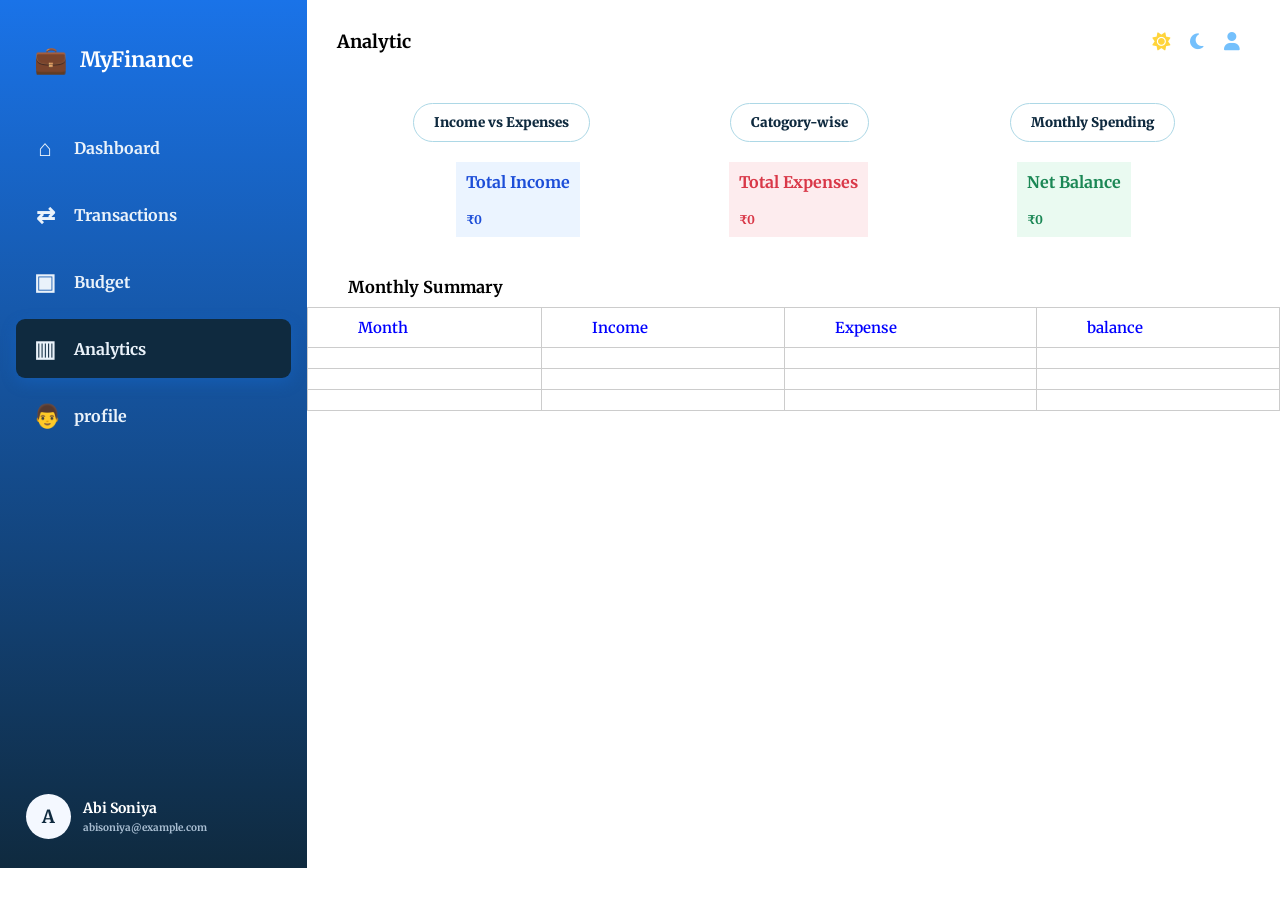
<file: analytics/analytics.html>
<!DOCTYPE html>
<html lang="en">
<head>
       <meta name="viewport" content="width=device-width,initial-scale=1.0">
    <title>Analytic page</title>
    <link rel="stylesheet" href="analytics.css">
    <link rel="stylesheet" href="https://cdnjs.cloudflare.com/ajax/libs/font-awesome/6.7.2/css/all.min.css">
     <link rel="preconnect" href="https://fonts.googleapis.com">
<link rel="preconnect" href="https://fonts.gstatic.com" crossorigin>

<link href="https://fonts.googleapis.com/css2?family=Merriweather:opsz,wght@18..144,300..900&display=swap" rel="stylesheet">
</head>


<body>
    
     <!-- parent container -->
    <section class="container">  
      <!--side bar  -->

     <div class="header-section">
        <!-- child1 header-section -->
        <div class="left_tab">
    <aside class="sidebar">
      <div class="brand">
        <span class="brand-icon">💼</span>
        <span>MyFinance</span>
      </div>

      <nav class="nav">
        <a href="../dashboard/dashboard.html" class="nav-item"><span>⌂</span> Dashboard</a>
        <a href="../transactions/transactions.html" class="nav-item"><span>⇄</span> Transactions</a>
        <a href="../budget/budget.html" class="nav-item "><span>▣</span> Budget</a>
        <a href="analytics.html" class="nav-item active"><span>▥</span> Analytics</a>
        <a href="../profile/profile.html" class="nav-item"><span>👨</span> profile</a>
      </nav>

      <div class="profile">
        <div class="avatar">A</div>
        <div>
          <strong>Abi Soniya</strong>
          <small>abisoniya@example.com</small>
        </div>
      </div>
    </aside>

</div></div>
       <!-- analytic main -->
      <div class="Analytic-main">
 
        <div class="Analytic__heading">
            <div class="Analytic__head-icon">
            <h1 class="Analytic__heading1"> Analytic</h1>
             <span class="Analytic__icon">
                <i id="sunIcon" class="fa-solid fa-sun" style="color: rgb(255, 212, 59);"></i>
                <i id="moonIcon" class="fa-solid fa-moon" style="color: rgb(116, 192, 252);"></i>
                <i id="profileIcon" class="fa-solid fa-user" style="color: rgb(116, 192, 252);"></i>
             </span>
            </div>
             
            <div class="Analytic__button">
        <button class="button__1">Income vs Expenses</button>
        <button class="button__2">Catogory-wise</button>
        <button class="button__3">Monthly Spending</button>
        </div>
 </div>
<!-- income,expense,balance -->
        <div class="Analytic__display">
            <div class="Analytic__display1">
               <h4>Total Income</h4>
               <h2></h2>
            </div>

            <div class="Analytic__display2">
               <h4>Total Expenses </h4>
               <h2></h2>
            </div>

            <div class="Analytic__display3">
                <h4>Net Balance</h4>
                <h2></h2>
            </div>
        </div>

        <div class="monthly-summary__section">
            <h3> Monthly Summary</h3>
        </div>
        <table class="monthly-summary">
            <tr class="row1">
                <th>Month</th>
                <th>Income</th>
                <th>Expense</th>
                <th> balance</th>
            </tr>

            <tr class="row2">
                <td></td>
                <td></td>
                  <td></td>
                    <td></td>
            </tr>

            <tr class="row3">
                <td></td>
                <td></td>
                  <td></td>
                    <td></td>
            </tr>

            <tr class="row4">
                <td></td>
                <td></td>
                  <td></td>
                    <td></td>
            </tr>


        </table>
    </section>
    <script src="analytics.js"> </script>
</body>

</html>
</file>
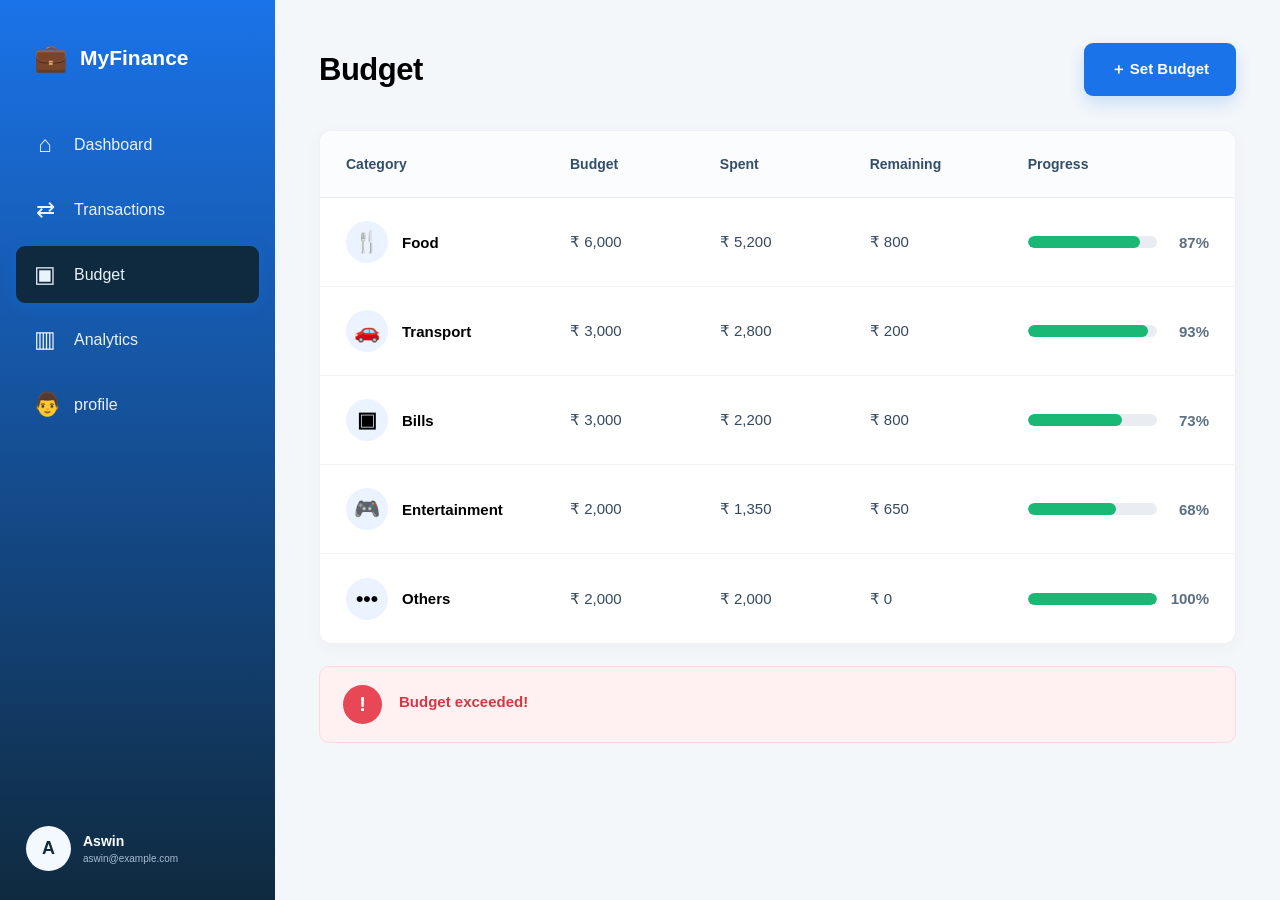
<file: budget/budget.html>
<!DOCTYPE html>
<html lang="en">
<head>
  <meta charset="UTF-8">
  <meta name="viewport" content="width=device-width, initial-scale=1.0">
  <title>MyFinance - Budget</title>
  <link rel="stylesheet" href="budget.css">
</head>
<body>
<!-- left bar -->
  <div class="left_tab">
    <aside class="sidebar">
      <div class="brand">
        <span class="brand-icon">💼</span>
        <span>MyFinance</span>
      </div>

      <nav class="nav">
        <a href="../dashboard/dashboard.html" class="nav-item"><span>⌂</span> Dashboard</a>
        <a href="../transactions/transactions.html" class="nav-item"><span>⇄</span> Transactions</a>
        <a href="../budget/budget.html" class="nav-item active"><span>▣</span> Budget</a>
        <a href="../analytics/analytics.html" class="nav-item"><span>▥</span> Analytics</a>
        <a href="../profile/profile.html" class="nav-item"><span>👨</span> profile</a>
      </nav>

      <div class="profile">
        <div class="avatar">A</div>
        <div>
          <strong>Aswin</strong>
          <small>aswin@example.com</small>
        </div>
      </div>
    </aside>
    
<!-- main content -->
    <main class="main-content">
      <header class="page-header">
        <div>
          <p class="eyebrow">5. Budget Page</p>
          <h1>Budget</h1>
        </div>
        <button class="set-budget-btn" id="openBudgetModal">＋ Set Budget</button>
      </header>

      <section class="budget-card">
        <div class="table-header">
          <span>Category</span>
          <span>Budget</span>
          <span>Spent</span>
          <span>Remaining</span>
          <span>Progress</span>
        </div>

        <div id="budgetRows"></div>
      </section>

      <section class="alert" id="budgetAlert" hidden>
        <div class="alert-icon">!</div>
        <div>
          <strong id="alertTitle">Budget exceeded!</strong>
          <p id="alertMessage"></p>
        </div>
      </section>
    </main>
  </div>

  <!-- Set Budget Modal -->
  <div class="modal-overlay" id="budgetModal">
    <div class="modal">
      <button class="close-btn" id="closeModal">&times;</button>
      <h2>Set Budget</h2>
      <p>Choose a category and enter the monthly budget.</p>

      <label for="categorySelect">Category</label>
      <select id="categorySelect"></select>

      <label for="budgetInput">Budget amount (₹)</label>
      <input type="number" id="budgetInput" min="0" step="100" placeholder="Enter amount">

      <button class="save-btn" id="saveBudget">Save Budget</button>
    </div>
  </div>

  <script src="budget.js"></script>
</body>
</html>
</file>
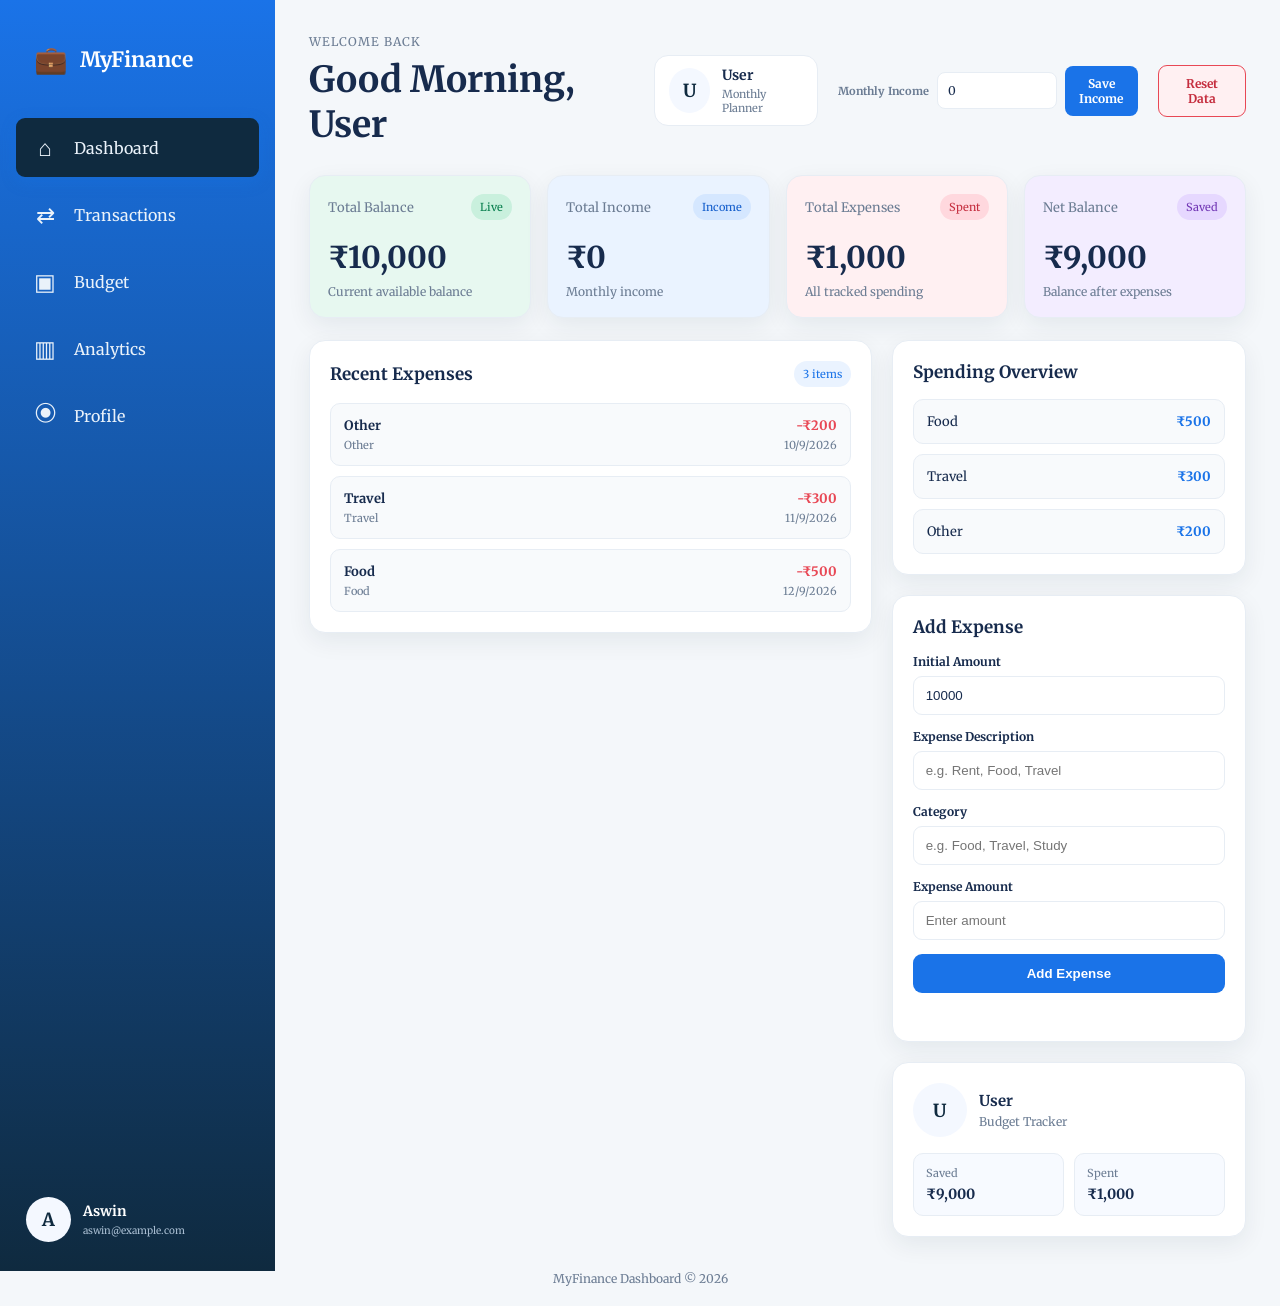
<file: dashboard/dashboard.html>
<!DOCTYPE html>
<html lang="en">
  <head>
    <meta charset="UTF-8" />
    <meta name="viewport" content="width=device-width, initial-scale=1.0" />
    <title>Dashboard</title>
    <link rel="preconnect" href="https://fonts.googleapis.com" />
    <link rel="preconnect" href="https://fonts.gstatic.com" crossorigin />
    <link href="https://fonts.googleapis.com/css2?family=Merriweather:wght@400;700;900&display=swap" rel="stylesheet" />
    <link rel="stylesheet" href="dashboard.css" />
  </head>
  <body>
    <div class="left_tab">
      <aside class="sidebar">
        <div class="brand">
          <span class="brand-icon">💼</span>
          <span>MyFinance</span>
        </div>

<nav class="nav">
  <a href="dashboard.html" class="nav-item active">
    <span>⌂</span> Dashboard
  </a>
  <a href="../transactions/transactions.html" class="nav-item">
    <span>⇄</span> Transactions
  </a>
  <a href="../budget/budget.html" class="nav-item">
    <span>▣</span> Budget
  </a>
  <a href="../analytics/analytics.html" class="nav-item">
    <span>▥</span> Analytics
  </a>
  <a href="../profile/profile.html" class="nav-item">
    <span>◉</span> Profile
  </a>
</nav>

        <div class="profile">
          <div class="avatar">A</div>
          <div>
            <strong>Aswin</strong>
            <small>aswin@example.com</small>
          </div>
        </div>
      </aside>

      <main class="main-panel">
        <header class="topbar">
          <div>
            <p class="eyebrow">Welcome back</p>
            <h1 id="dashboardGreeting">Good Morning, User</h1>
          </div>

          <div class="user-chip">
            <div class="avatar" id="profileAvatar">U</div>
            <div class="user-text">
              <strong id="profileName">User</strong>
              <small>Monthly Planner</small>
            </div>
          </div>

          <form id="incomeForm" class="income-form">
            <label for="monthlyIncome">Monthly Income</label>
            <input id="monthlyIncome" name="monthlyIncome" type="number" min="0" step="0.01" placeholder="₹ Income" />
            <button type="submit" class="income-btn">Save Income</button>
          </form>

          <button type="button" id="resetDataButton" class="reset-btn">Reset Data</button>
        </header>

        <section class="summary-grid">
          <article class="summary-card balance-card">
            <div class="card-top">
              <span>Total Balance</span>
              <span class="chip success-chip">Live</span>
            </div>
            <h2 id="totalBalanceValue">₹0</h2>
            <p>Current available balance</p>
          </article>

          <article class="summary-card income-card">
            <div class="card-top">
              <span>Total Income</span>
              <span class="chip income-chip">Income</span>
            </div>
            <h2 id="totalIncomeValue">₹0</h2>
            <p>Monthly income</p>
          </article>

          <article class="summary-card expense-card">
            <div class="card-top">
              <span>Total Expenses</span>
              <span class="chip expense-chip">Spent</span>
            </div>
            <h2 id="totalExpenseValue">₹0</h2>
            <p>All tracked spending</p>
          </article>

          <article class="summary-card saving-card">
            <div class="card-top">
              <span>Net Balance</span>
              <span class="chip saving-chip">Saved</span>
            </div>
            <h2 id="remainingBalanceValue">₹0</h2>
            <p>Balance after expenses</p>
          </article>
        </section>

        <section class="content-area">
          <div class="panel panel-large">
            <div class="panel-header">
              <h3>Recent Expenses</h3>
              <span id="expenseCountBadge" class="mini-badge">0 items</span>
            </div>
            <ul id="expenseList" class="expense-list"></ul>
          </div>

          <div class="right-column">
            <div class="panel">
              <div class="panel-header">
                <h3>Spending Overview</h3>
              </div>
              <div id="categoryList" class="category-list"></div>
            </div>

            <div class="panel form-panel">
              <div class="panel-header">
                <h3>Add Expense</h3>
              </div>

              <form id="expenseForm" novalidate>
                <div class="field-group">
                  <label for="initialAmount">Initial Amount</label>
                  <input id="initialAmount" name="initialAmount" type="number" min="0" step="0.01" placeholder="Enter total amount" />
                </div>

                <div class="field-group">
                  <label for="expenseDescription">Expense Description</label>
                  <input id="expenseDescription" name="expenseDescription" type="text" placeholder="e.g. Rent, Food, Travel" />
                </div>

                <div class="field-group">
                  <label for="expenseCategory">Category</label>
                  <input id="expenseCategory" name="expenseCategory" type="text" placeholder="e.g. Food, Travel, Study" />
                </div>

                <div class="field-group">
                  <label for="expenseAmount">Expense Amount</label>
                  <input id="expenseAmount" name="expenseAmount" type="number" min="0" step="0.01" placeholder="Enter amount" />
                </div>

                <button type="submit" class="submit-btn">Add Expense</button>
                <p id="formMessage" class="form-message" aria-live="polite"></p>
              </form>
            </div>

            <div class="panel profile-panel">
              <div class="profile-box">
                <div class="avatar large" id="profileAvatarLarge">U</div>
                <div>
                  <h4 id="userProfileName">User</h4>
                  <p>Budget Tracker</p>
                </div>
              </div>

              <div class="mini-stats">
                <div>
                  <span>Saved</span>
                  <strong id="savedValue">₹0</strong>
                </div>
                <div>
                  <span>Spent</span>
                  <strong id="spentValue">₹0</strong>
                </div>
              </div>
            </div>
          </div>
        </section>
      </main>
    </div>

    <footer class="page-footer">
      <!-- FOOTER SECTION -->
      <p>MyFinance Dashboard © 2026</p>
    </footer>

    <script src="dashboard.js"></script>
  </body>
</html>
</file>
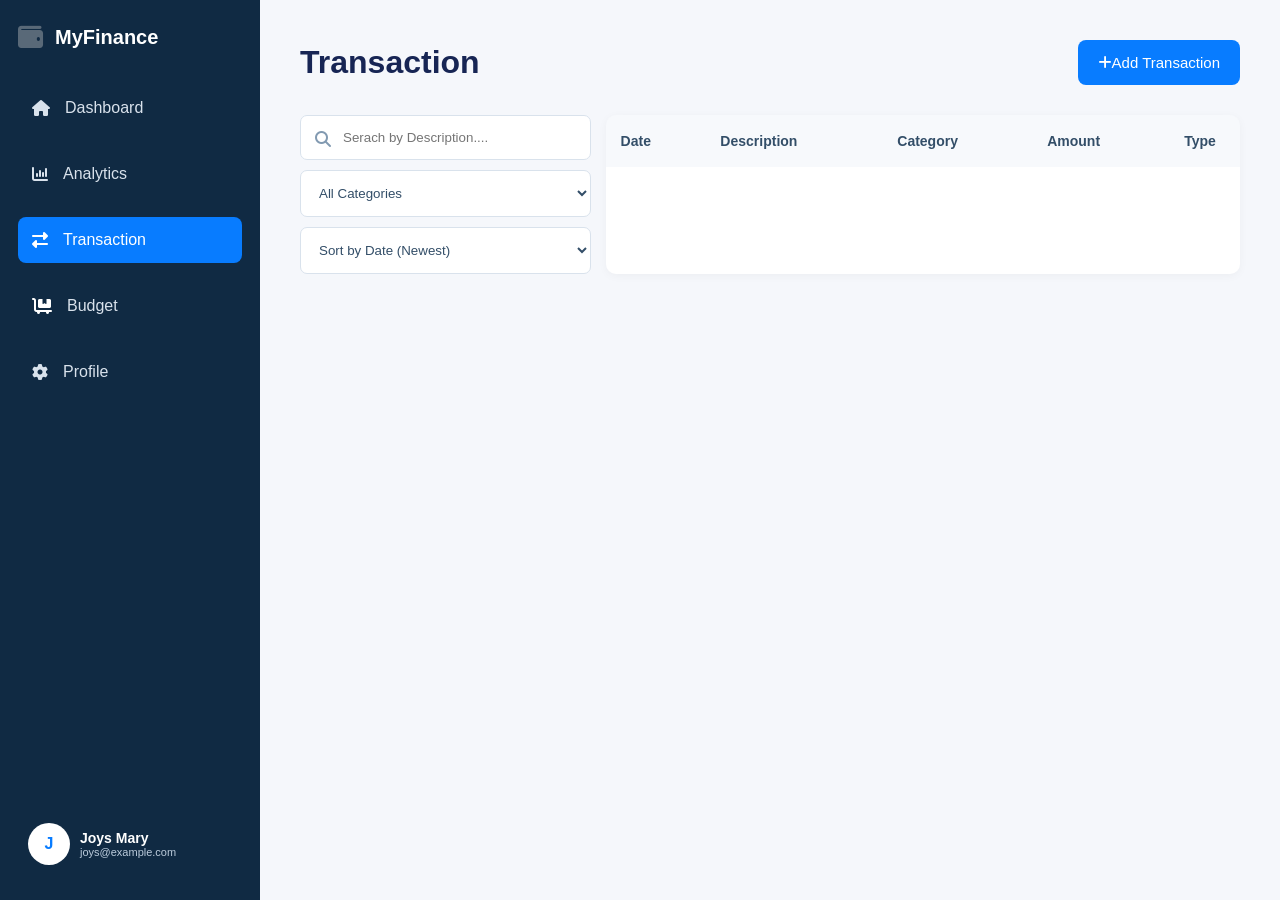
<file: transactions/transactions.html>
<!DOCTYPE html>
<html lang="en">

<head>
    <meta charset="UTF-8">
    <meta name="viewport" content="width=device-width, initial-scale=1.0">
    <title>MyFinance - Transactions</title>

    <!--CSS-->
    <link rel="stylesheet" href="transactions.css">

    <!--Font Awesome-->
    <link rel="stylesheet" href="https://cdnjs.cloudflare.com/ajax/libs/font-awesome/6.5.2/css/all.min.css">

</head>

<body>
    <div class="container">

        <!--SideBar-->
        <aside class="sidebar">
            <div class="logo">
                <i class="fa-solid fa-wallet"></i>
                <span>MyFinance</span>
            </div>
            <nav>
                <a href="../dashboard/dashboard.html" class=>
                    <i class="fa-solid fa-house"></i>Dashboard
                </a>
                <a href="../analytics/analytics.html" class=>
                    <i class="fa-solid fa-chart-column"></i>Analytics
                </a>
                <a href="../transactions/transactions.html" class="active">
                    <i class="fa-solid fa-right-left" style="color: rgb(255, 255, 255);"></i>Transaction
                </a>
                <a href="../budget/budget.html" class=>
                    <i class="fa-solid fa-cart-flatbed" style="color: rgb(255, 255, 255);"></i>Budget
                </a>
                <a href="../profile/profile.html" class=>
                    <i class="fa-solid fa-gear"></i>Profile
                </a>
            </nav>

            <div class="profile">
                <div class="profile-circle">J</div>
                <div>
                    <h4>Joys Mary</h4>
                    <p>joys@example.com</p>
                </div>
            </div>
        </aside>

        <!--Main Content-->
        <main class="main">

            <!--Header-->
            <div class="page-header">
                <h1>Transaction</h1>
                <button class="add-btn" onclick="openModal()">
                    <i class="fa-solid fa-plus"></i>Add Transaction
                </button>
            </div>

            <!--Filter-->
            <div class="filter">
                <div class="filters">
                    <div class="search-box">
                        <i class="fa-solid fa-magnifying-glass"></i>
                        <input type="text" id="searchInput" placeholder="Serach by Description...."
                            oninput="filterTransactions()">
                    </div>

                    <select id="categoryFilter" onchange="filterTransaction()">
                        <option value="all">All Categories</option>
                        <option value="Food">Food</option>
                        <option value="Income">Income</option>
                        <option value="Entertainment">Entertainment</option>
                        <option value="Bills">Bills</option>
                    </select>

                    <select id="sortFilter" onchange="sortTransactions()">
                        <option value="date-desc">Sort by Date (Newest)</option>
                        <option value="date-asc">Sort by Date (Oldest)</option>
                        <option value="amount-high">Amount (High to Low)</option>
                        <option value="amount-low">Amount (Low to High)</option>
                    </select>
                </div>

                <!--Taable-->
                <div class="table-container">
                    <table>
                        <thead>
                            <tr>
                                <th>Date</th>
                                <th>Description</th>
                                <th>Category</th>
                                <th>Amount</th>
                                <th>Type</th>
                                <th>Actions</th>
                            </tr>
                        </thead>

                        <tbody id="transactionTable">
                        </tbody>
                    </table>
                </div>
            </div>
        </main>

    </div>

    <!--Add Transaction Model-->
    <div class="model" id="transactionModel">
        <div class="model-content">
            <div class="model-header">
                <h2 id="modelTitle">Add Transaction</h2>
                <button onclick="closeModal()" class="close-btn"><i class="fa-solid fa-xmark"></i></button>
            </div>
            <form id="transactionForm">
                <label>Delete</label>
                <input type="date" id="date" required>

                <label>Description</label>
                <input type="text" id="description" placeholder="Enter Your Description" required>

                <label>Category</label>
                <select id="category" required>
                    <option value="">Select Category</option>
                    <option value="Food">Food</option>
                    <option value="Income">Income</option>
                    <option value="Entertainment">Entertainment</option>
                    <option value="Bills">Bills</option>
                </select>

                <label>Amount</label>
                <input type="number" id="amount" placeholder="Enter Amount" min="1" required>
                <label>Type</label>
                <select id="type" required>
                    <option value="">Select Type</option>
                    <option value="Income">Income</option>
                    <option value="Expense">Expense</option>
                </select>

                <button type="sumbit" class="save-btn">
                    Save Transaction
                </button>
            </form>

        </div>
    </div>

    <!--JavaScript-->
    <script src="transactions.js"></script>

</body>

</html>
</file>
<file: analytics/analytics.css>
*{
    margin: 0;
    padding: 0;
    font-family: "Merriweather",serif;
    font-weight: 700;
  }
 /* Sidebar */

.sidebar {
  width: 275px;
  min-height: 90vh;
  background: linear-gradient(180deg, #1a73e8 0%, #0f2a3f 100%);
  color: white;
  padding: 34px 16px 24px;
  display: flex;
  flex-direction: column;
  flex-shrink: 0;
}

.brand {
  display: flex;
  align-items: center;
  gap: 12px;
  padding: 8px 18px 42px;
  font-size: 21px;
  font-weight: 700;
}

.brand-icon {
  font-size: 27px;
}

.nav {
  display: flex;
  flex-direction: column;
  gap: 8px;
}

.nav-item {
  color: #eaf2fa;
  text-decoration: none;
  padding: 15px 17px;
  border-radius: 9px;
  display: flex;
  align-items: center;
  gap: 17px;
  font-size: 16px;
  transition: .2s ease;
}

.nav-item span {
  width: 24px;
  text-align: center;
  font-size: 23px;
}

.nav-item:hover {
  background: rgba(255,255,255,.08);
}

.nav-item.active {
  background: #0f2a3f;
  box-shadow: 0 5px 15px rgba(20,121,237,.25);
}

.profile {
  margin-top: auto;
  display: flex;
  align-items: center;
  gap: 12px;
  padding: 20px 10px 5px;
}

.avatar {
  width: 45px;
  height: 45px;
  border-radius: 50%;
  background: #f4f8ff;
  color: #0f2a3f;
  display: grid;
  place-items: center;
  font-weight: 700;
  font-size: 18px;
}

.profile strong,
.profile small {
  display: block;
}

.profile strong {
  font-size: 14px;
}

.profile small {
  color: #a9bed2;
  font-size: 10px;
  margin-top: 4px;
}
  
/* analytic section */
 .Analytic-main
  {
    flex: 1;
    background-color:white;
  }
.container
{
    display: flex;
    align-items: flex-start;
}
.Analytic__head-icon
{
    display: flex;
    justify-content: space-between;
    
}
.Analytic__top
{
    font-size: 12px;
    background-color: #f8f5ed;
    border: 1px solid white;
    box-shadow: inset;
    height: 70px;
   }

.Analytic__heading1
{
    font-size: 18px;
    padding: 30px;
}
.Analytic__icon
{
    display: flex;
    align-items: center;
    gap: 20px;
    padding-right: 40px;
}
.Analytic__icon
{
    cursor: pointer;
    font-size: 18px;
}
.Analytic__button
{
    display: flex;
    justify-content: space-evenly;
    align-items: center;
    gap: 15px;
}
.Analytic__button button
{
    padding: 10px 20px;
    margin: 20px;
}

/* button section */
.button__1, .button__2, .button__3
{
    padding: 10px;
    background-color: #ffffff;
    color:  #0f2a3f;
    border: 1px solid lightblue;
    font-weight: bolder;
    border-radius: 20px;
}
 .button__1:hover, .button__2:hover, .button__3:hover{
    border-bottom: 2px solid darkblue;
    cursor: pointer;
    background-color:#f4f7fa;
    color: #1a73e8;
}

/* analytic display box section */
.Analytic__display
{
    display: flex;
    justify-content: space-evenly;
}
.Analytic__display1
{
    background-color:#ebf4ff;
    color: #1d4ed8;

}
.Analytic__display1 h4{
    padding: 10px
}
.Analytic__display1 h2{
    padding: 10px;
    font-size: 12px;
}
.Analytic__display2
{
    background-color: #fdecee;
    color: #d93848;
    
}
.Analytic__display2 h4{
    padding: 10px
}
.Analytic__display2 h2{
    padding: 10px;
     font-size: 12px;
}
.Analytic__display3
{
    background-color:#eafaf1;
    color: #1b8755;
}
.Analytic__display3 h4{
    padding: 10px
}
.Analytic__display3 h2{
    padding: 10px;
     font-size: 12px;
}

/* table section */

.monthly-summary__section
{
    padding: 10px;
    padding-left: 30px;
    margin-top: 30px ;
    color: black;
    font-weight: bolder;
    font-size: 14px;
    margin-left: 11px;
    
}
.monthly-summary
{
    width: 100%;
    border-collapse: collapse;
    border: 1px solid #ccc;
}
.monthly-summary table
{
    width: 100%;
    border-collapse: collapse;
    table-layout: fixed;
    padding: 30px;

}
.monthly-summary th
{
    font-size: 15px;
      padding: 10px 50px;
    text-align: left;
    color:blue;
}
.monthly-summary th,
.monthly-summary td{
    border: 1px solid #ccc;
}

.monthly-summary td{
    padding: 10px 50px;
    text-align: left;
    
}
.monthly-summary th{
    font-weight: 600;
}
.monthly-summary td{
    font-size: 13px;
}

/* dark mode*/

body.dark-mode {
background: #222;
color: white;
}

body.dark-mode .Analytic-main {
background: #222;
color: white;
}

body.dark-mode .monthly-summary {
color: white;
}

body.dark-mode .monthly-summary th,
body.dark-mode .monthly-summary td {
border-color: #555;
}

/* mobile view */

@media (max-width: 767px) {

    .container {
        display: flex;
        flex-direction: column;
        width: 100%;
    }

    /* Sidebar */
    .header-section {
        width: 100%;
    }

    .left_tab {
        width: 100%;
    }

    .sidebar {
        width: 100%;
        min-height: auto;
        padding: 15px 10px;
        box-sizing: border-box;
    }

    /* Brand */
    .brand {
        justify-content: center;
        padding: 5px 10px 15px;
        font-size: 18px;
    }

    .brand-icon {
        font-size: 22px;
    }

    /* Navigation */
    .nav {
        display: grid;
        grid-template-columns: repeat(2, 1fr);
        gap: 5px;
    }

    .nav-item {
        padding: 10px 8px;
        gap: 7px;
        font-size: 11px;
        justify-content: flex-start;
    }

    .nav-item span {
        width: 18px;
        font-size: 16px;
    }

    /* Profile */
    .profile {
        margin-top: 15px;
        padding: 10px 5px 0;
        justify-content: center;
    }

    .avatar {
        width: 38px;
        height: 38px;
        font-size: 15px;
    }

    .profile strong {
        font-size: 11px;
    }

    .profile small {
        font-size: 8px;
    }

    /* Analytics main */
    .Analytic-main {
        width: 100%;
        box-sizing: border-box;
    }

    /* Heading */
    .Analytic__head-icon {
        align-items: center;
    }

    .Analytic__heading1 {
        font-size: 16px;
        padding: 20px 15px;
    }

    .Analytic__icon {
        gap: 10px;
        padding-right: 15px;
        font-size: 15px;
    }

    /* Buttons */
    .Analytic__button {
        display: flex;
        flex-direction: column;
        gap: 8px;
        padding: 10px 15px;
    }

    .Analytic__button button {
        width: 100%;
        margin: 0;
        padding: 9px 10px;
        font-size: 11px;
    }

    /* Income / Expense / Balance */
    .Analytic__display {
        display: flex;
        flex-direction: column;
        gap: 10px;
        padding: 15px;
    }

    .Analytic__display1,
    .Analytic__display2,
    .Analytic__display3 {
        width: 100%;
        box-sizing: border-box;
    }

    .Analytic__display1 h4,
    .Analytic__display2 h4,
    .Analytic__display3 h4 {
        font-size: 12px;
        padding: 8px;
    }

    .Analytic__display1 h2,
    .Analytic__display2 h2,
    .Analytic__display3 h2 {
        font-size: 12px;
        padding: 8px;
    }

    /* Monthly heading */
    .monthly-summary__section {
        margin-top: 15px;
        margin-left: 0;
        padding: 10px 15px;
        font-size: 12px;
    }

    /* Table */
    .monthly-summary {
        width: 100%;
        table-layout: fixed;
    }

    .monthly-summary th {
        font-size: 10px;
        padding: 8px 4px;
        text-align: center;
    }

    .monthly-summary td {
        font-size: 9px;
        padding: 8px 3px;
        text-align: center;
        word-break: break-word;
    }
}

/* tablet view */

@media (min-width: 768px) and (max-width: 1024px) {

    .container {
        display: flex;
        align-items: flex-start;
    }

    /* Sidebar */
    .sidebar {
        width: 210px;
        min-height: 100vh;
        padding: 25px 10px 20px;
    }

    .brand {
        padding: 8px 10px 30px;
        font-size: 18px;
    }

    .brand-icon {
        font-size: 23px;
    }

    .nav {
        gap: 5px;
    }

    .nav-item {
        padding: 12px 10px;
        gap: 10px;
        font-size: 13px;
    }

    .nav-item span {
        font-size: 18px;
        width: 20px;
    }

    .profile {
        padding: 15px 5px 5px;
    }

    .profile strong {
        font-size: 12px;
    }

    .profile small {
        font-size: 9px;
    }

    /* Analytics main */
    .Analytic-main {
        width: calc(100% - 210px);
    }

    .Analytic__heading1 {
        font-size: 17px;
        padding: 25px 20px;
    }

    .Analytic__icon {
        gap: 15px;
        padding-right: 20px;
    }

    /* Buttons */
    .Analytic__button {
        gap: 8px;
    }

    .Analytic__button button {
        padding: 8px 12px;
        margin: 12px 5px;
        font-size: 11px;
    }

    /* Display cards */
    .Analytic__display {
        gap: 15px;
        padding: 0 15px;
    }

    .Analytic__display1,
    .Analytic__display2,
    .Analytic__display3 {
        flex: 1;
    }

    .Analytic__display1 h4,
    .Analytic__display2 h4,
    .Analytic__display3 h4 {
        font-size: 12px;
    }

    .Analytic__display1 h2,
    .Analytic__display2 h2,
    .Analytic__display3 h2 {
        font-size: 12px;
    }

    /* Monthly summary */
    .monthly-summary__section {
        margin-top: 25px;
        padding-left: 20px;
        font-size: 13px;
    }

    .monthly-summary th {
        font-size: 12px;
        padding: 10px 15px;
    }

    .monthly-summary td {
        font-size: 11px;
        padding: 10px 15px;
    }
}
</file>
<file: budget/budget.css>
* {
  box-sizing: border-box;
  margin: 0;
  padding: 0;
}

:root {
  --navy: #0f2a3f;
  --blue: #1a73e8;
  --blue-light: #eaf3ff;
  --green: #19b875;
  --green-light: #e7f8f0;
  --text: #172b4d;
  --muted: #6b7c93;
  --border: #e7edf4;
  --danger: #e84855;
  --danger-bg: #fff0f2;
  --page: #f7faff;
}

body {
  font-family: Inter, "Segoe UI", Arial, sans-serif;
  background: #f4f7fa;
  color: 1e293b;
  min-height: 100vh;
}

.left_tab {
  min-height: 100vh;
  display: flex;
}

/* Sidebar */
.sidebar {
  width: 275px;
  min-height: 100vh;
  background: linear-gradient(180deg, #1a73e8 0%, #0f2a3f 100%);
  color: white;
  padding: 34px 16px 24px;
  display: flex;
  flex-direction: column;
  flex-shrink: 0;
}

.brand {
  display: flex;
  align-items: center;
  gap: 12px;
  padding: 8px 18px 42px;
  font-size: 21px;
  font-weight: 700;
}

.brand-icon {
  font-size: 27px;
}

.nav {
  display: flex;
  flex-direction: column;
  gap: 8px;
}

.nav-item {
  color: #eaf2fa;
  text-decoration: none;
  padding: 15px 17px;
  border-radius: 9px;
  display: flex;
  align-items: center;
  gap: 17px;
  font-size: 16px;
  transition: .2s ease;
}

.nav-item span {
  width: 24px;
  text-align: center;
  font-size: 23px;
}

.nav-item:hover {
  background: rgba(255,255,255,.08);
}

.nav-item.active {
  background: #0f2a3f;
  box-shadow: 0 5px 15px rgba(20,121,237,.25);
}

.profile {
  margin-top: auto;
  display: flex;
  align-items: center;
  gap: 12px;
  padding: 20px 10px 5px;
}

.avatar {
  width: 45px;
  height: 45px;
  border-radius: 50%;
  background: #f4f8ff;
  color: #0f2a3f;
  display: grid;
  place-items: center;
  font-weight: 700;
  font-size: 18px;
}

.profile strong,
.profile small {
  display: block;
}

.profile strong {
  font-size: 14px;
}

.profile small {
  color: #a9bed2;
  font-size: 10px;
  margin-top: 4px;
}

/* Main */
.main-content {
  flex: 1;
  max-width: 1180px;
  margin: 0 auto;
  padding: 43px 44px;
}

.page-header {
  display: flex;
  justify-content: space-between;
  align-items: center;
  margin-bottom: 34px;
}

.eyebrow {
  display: none;
}

h1 {
  font-size: 31px;
  letter-spacing: -.5px;
}

.set-budget-btn {
  border: 0;
  background: var(--blue);
  color: white;
  border-radius: 9px;
  padding: 17px 27px;
  font-size: 15px;
  font-weight: 700;
  cursor: pointer;
  box-shadow: 0 7px 18px rgba(20,121,237,.2);
}

.set-budget-btn:hover {
  background: #0f2a3f;
}

/* Budget table */
.budget-card {
  background: white;
  border: 1px solid #edf1f6;
  border-radius: 12px;
  overflow: hidden;
  box-shadow: 0 4px 16px rgba(35,55,80,.04);
}

.table-header,
.budget-row {
  display: grid;
  grid-template-columns: 1.25fr .8fr .8fr .85fr 1.1fr;
  align-items: center;
  column-gap: 18px;
}

.table-header {
  min-height: 67px;
  padding: 0 26px;
  background: #fbfcfe;
  border-bottom: 1px solid var(--border);
  color: #334e68;
  font-weight: 700;
  font-size: 14px;
}

.budget-row {
  min-height: 89px;
  padding: 0 26px;
  border-bottom: 1px solid #eef2f6;
  font-size: 15px;
}

.budget-row:last-child {
  border-bottom: 0;
}

.category {
  display: flex;
  align-items: center;
  gap: 14px;
  font-weight: 600;
}

.category-icon {
  width: 42px;
  height: 42px;
  border-radius: 50%;
  display: grid;
  place-items: center;
  background: var(--blue-light);
  font-size: 21px;
}

.amount {
  color: #34495e;
}

.remaining {
  font-weight: 500;
}

.remaining.over {
  color: var(--danger);
  font-weight: 700;
}

.progress-wrap {
  display: flex;
  align-items: center;
  gap: 12px;
}

.progress-bar {
  height: 12px;
  flex: 1;
  min-width: 80px;
  background: #e9edf2;
  border-radius: 50px;
  overflow: hidden;
}

.progress {
  height: 100%;
  border-radius: inherit;
  background: var(--green);
  transition: width .4s ease;
}

.progress.over {
  background: var(--danger);
}

.percent {
  width: 40px;
  text-align: right;
  color: #5c6f82;
  font-weight: 600;
}

/* Alert */
.alert {
  margin-top: 22px;
  padding: 18px 23px;
  display: flex;
  gap: 17px;
  align-items: center;
  background: var(--danger-bg);
  border-radius: 10px;
  border: 1px solid #ffd9de;
}

.alert-icon {
  width: 39px;
  height: 39px;
  border-radius: 50%;
  background: var(--danger);
  color: white;
  display: grid;
  place-items: center;
  font-weight: 800;
  font-size: 20px;
}

.alert strong {
  color: #d73745;
  font-size: 15px;
}

.alert p {
  margin-top: 6px;
  color: #52657a;
  font-size: 14px;
}

/* JS note */
.js-note {
  margin-top: 22px;
  padding: 19px 25px;
  display: flex;
  gap: 18px;
  align-items: flex-start;
  background: #f0f2ff;
  border: 1px solid #e0e4ff;
  border-radius: 10px;
}

.code-icon {
  font-size: 25px;
  font-weight: 800;
}

.js-note h3 {
  font-size: 16px;
}

.js-note ul {
  margin: 12px 0 0 18px;
  color: #52657a;
  font-size: 14px;
  line-height: 1.8;
}

/* Modal */
.modal-overlay {
  position: fixed;
  inset: 0;
  background: rgba(16,42,67,.55);
  display: none;
  align-items: center;
  justify-content: center;
  padding: 20px;
  z-index: 10;
}

.modal-overlay.show {
  display: flex;
}

.modal {
  width: min(420px, 100%);
  background: white;
  border-radius: 15px;
  padding: 30px;
  position: relative;
  box-shadow: 0 20px 60px rgba(0,0,0,.2);
}

.modal h2 {
  margin-bottom: 7px;
}

.modal p {
  color: var(--muted);
  margin-bottom: 24px;
  font-size: 14px;
}

.modal label {
  display: block;
  margin: 15px 0 7px;
  font-size: 14px;
  font-weight: 700;
}

.modal select,
.modal input {
  width: 100%;
  border: 1px solid #d8e0e8;
  border-radius: 8px;
  padding: 12px;
  font-size: 15px;
  outline: none;
}

.modal select:focus,
.modal input:focus {
  border-color: var(--blue);
}

.save-btn {
  width: 100%;
  margin-top: 24px;
  padding: 13px;
  border: 0;
  border-radius: 8px;
  background: var(--blue);
  color: white;
  font-weight: 700;
  cursor: pointer;
}

.close-btn {
  position: absolute;
  right: 18px;
  top: 14px;
  border: 0;
  background: none;
  font-size: 28px;
  color: #7b8794;
  cursor: pointer;
}

/* Responsive */
@media (max-width: 900px) {
  .sidebar {
    width: 220px;
  }

  .main-content {
    padding: 30px 22px;
  }

  .table-header,
  .budget-row {
    grid-template-columns: 1.3fr .75fr .75fr 1fr;
  }

  .table-header span:nth-child(3),
  .budget-row > .amount:nth-child(3) {
    display: none;
  }
}

@media (max-width: 650px) {
  .app {
    display: block;
  }

  .sidebar {
    width: 100%;
    min-height: auto;
    padding: 14px;
  }

  .brand {
    padding: 4px 8px 14px;
  }

  .nav {
    flex-direction: row;
    overflow-x: auto;
  }

  .nav-item {
    padding: 10px 12px;
    white-space: nowrap;
  }

  .nav-item span {
    display: none;
  }

  .profile {
    display: none;
  }

  .main-content {
    padding: 24px 14px;
  }

  .page-header {
    margin-bottom: 22px;
  }

  h1 {
    font-size: 26px;
  }

  .set-budget-btn {
    padding: 12px 15px;
  }

  .budget-card {
    overflow-x: auto;
  }

  .table-header,
  .budget-row {
    min-width: 680px;
  }

  .table-header span:nth-child(3),
  .budget-row > .amount:nth-child(3) {
    display: block;
  }
}
</file>
<file: dashboard/dashboard.css>
* {
  box-sizing: border-box;
  margin: 0;
  padding: 0;
}

:root {
  --navy: #0f2a3f;
  --blue: #1a73e8;
  --blue-light: #eaf3ff;
  --green: #19b875;
  --green-light: #e7f8f0;
  --text: #172b4d;
  --muted: #6b7c93;
  --border: #e7edf4;
  --danger: #e84855;
  --danger-bg: #fff0f2;
  --page: #f7faff;
}

body {
  font-family: "Merriweather", Georgia, serif;
  background: #f4f7fa;
  color: #1e293b;
  min-height: 100vh;
}

.left_tab {
  min-height: 100vh;
  display: flex;
}

.main-panel {
  flex: 1;
  min-width: 0;
  padding: 34px;
}

/* Sidebar */
.sidebar {
  width: 275px;
  min-height: 100vh;
  background: linear-gradient(180deg, #1a73e8 0%, #0f2a3f 100%);
  color: white;
  padding: 34px 16px 24px;
  display: flex;
  flex-direction: column;
  flex-shrink: 0;
}

.brand {
  display: flex;
  align-items: center;
  gap: 12px;
  padding: 8px 18px 42px;
  font-size: 21px;
  font-weight: 700;
}

.brand-icon {
  font-size: 27px;
}

.nav {
  display: flex;
  flex-direction: column;
  gap: 8px;
}

.nav-item {
  color: #eaf2fa;
  text-decoration: none;
  padding: 15px 17px;
  border-radius: 9px;
  display: flex;
  align-items: center;
  gap: 17px;
  font-size: 16px;
  transition: 0.2s ease;
}

.nav-item span {
  width: 24px;
  text-align: center;
  font-size: 23px;
}

.nav-item:hover {
  background: rgba(255, 255, 255, 0.08);
}

.nav-item.active {
  background: #0f2a3f;
  box-shadow: 0 5px 15px rgba(20, 121, 237, 0.25);
}

.profile {
  margin-top: auto;
  display: flex;
  align-items: center;
  gap: 12px;
  padding: 20px 10px 5px;
}

.avatar {
  width: 45px;
  height: 45px;
  border-radius: 50%;
  background: #f4f8ff;
  color: #0f2a3f;
  display: grid;
  place-items: center;
  font-weight: 700;
  font-size: 18px;
}

.profile strong,
.profile small {
  display: block;
}

.profile strong {
  font-size: 14px;
}

.profile small {
  color: #a9bed2;
  font-size: 10px;
  margin-top: 4px;
}

.topbar {
  display: flex;
  justify-content: space-between;
  align-items: center;
  gap: 20px;
  margin-bottom: 28px;
}

.eyebrow {
  color: var(--muted);
  font-size: 12px;
  letter-spacing: 0.08em;
  text-transform: uppercase;
  margin-bottom: 8px;
}

.topbar h1 {
  color: var(--text);
  font-size: clamp(24px, 3vw, 36px);
}

.user-chip {
  display: flex;
  align-items: center;
  gap: 12px;
  padding: 10px 14px;
  background: #fff;
  border: 1px solid var(--border);
  border-radius: 14px;
}

.user-text {
  display: flex;
  flex-direction: column;
  gap: 3px;
}

.user-text strong {
  color: var(--text);
  font-size: 14px;
}

.user-text small {
  color: var(--muted);
  font-size: 11px;
}

.reset-btn {
  border: 1px solid #e84855;
  border-radius: 9px;
  padding: 10px 14px;
  color: #c52d3e;
  background: #fff0f2;
  cursor: pointer;
  font-family: inherit;
  font-size: 12px;
  font-weight: 700;
}

.reset-btn:hover {
  color: #fff;
  background: #e84855;
}

.income-form {
  display: flex;
  align-items: center;
  gap: 8px;
}

.income-form label {
  color: var(--muted);
  font-size: 11px;
  font-weight: 700;
  white-space: nowrap;
}

.income-form input {
  width: 120px;
  border: 1px solid var(--border);
  border-radius: 8px;
  padding: 10px;
  color: var(--text);
  background: #fff;
  font: inherit;
  font-size: 12px;
}

.income-btn {
  border: 0;
  border-radius: 8px;
  padding: 10px 12px;
  color: #fff;
  background: var(--blue);
  cursor: pointer;
  font-family: inherit;
  font-size: 12px;
  font-weight: 700;
}

.income-btn:hover {
  background: var(--navy);
}

.summary-grid {
  display: grid;
  grid-template-columns: repeat(4, minmax(0, 1fr));
  gap: 16px;
  margin-bottom: 22px;
}

.summary-card,
.panel {
  border: 1px solid var(--border);
  border-radius: 16px;
  box-shadow: 0 8px 24px rgba(15, 42, 63, 0.07);
}

.summary-card {
  min-width: 0;
  padding: 18px;
}

.balance-card { background: var(--green-light); }
.income-card { background: var(--blue-light); }
.expense-card { background: var(--danger-bg); }
.saving-card { background: #f3edff; }

.card-top,
.panel-header {
  display: flex;
  justify-content: space-between;
  align-items: center;
  gap: 12px;
}

.card-top {
  color: var(--muted);
  font-size: 13px;
  margin-bottom: 18px;
}

.summary-card h2 {
  color: var(--text);
  font-size: clamp(22px, 3vw, 30px);
  margin-bottom: 8px;
  overflow-wrap: anywhere;
}

.summary-card p {
  color: var(--muted);
  font-size: 12px;
}

.chip,
.mini-badge {
  display: inline-flex;
  align-items: center;
  white-space: nowrap;
  border-radius: 999px;
  font-size: 11px;
  padding: 6px 9px;
}

.success-chip { color: #087f4e; background: #c9f0dd; }
.income-chip { color: #145ecc; background: #d5e7ff; }
.expense-chip { color: #c52d3e; background: #ffd8de; }
.saving-chip { color: #7136b5; background: #e6d8ff; }

.content-area {
  display: grid;
  grid-template-columns: minmax(0, 1.35fr) minmax(280px, 0.85fr);
  align-items: start;
  gap: 20px;
}

.right-column {
  display: flex;
  flex-direction: column;
  gap: 20px;
  min-width: 0;
}

.panel {
  min-width: 0;
  padding: 20px;
  background: #fff;
}

.panel-header {
  margin-bottom: 16px;
}

.panel-header h3 {
  color: var(--text);
  font-size: 17px;
}

.mini-badge {
  color: var(--blue);
  background: var(--blue-light);
}

.expense-list,
.category-list {
  list-style: none;
  display: flex;
  flex-direction: column;
  gap: 10px;
}

.expense-item,
.category-row,
.empty-state {
  border: 1px solid var(--border);
  border-radius: 10px;
  padding: 13px;
  background: #f8fafc;
}

.expense-item,
.category-row {
  display: flex;
  justify-content: space-between;
  align-items: center;
  gap: 12px;
}

.expense-text,
.expense-meta {
  display: flex;
  flex-direction: column;
  gap: 4px;
}

.expense-text strong,
.category-row span {
  color: var(--text);
  font-size: 13px;
}

.expense-text small,
.expense-meta small {
  color: var(--muted);
  font-size: 11px;
}

.expense-meta {
  align-items: flex-end;
}

.expense-amount {
  color: var(--danger);
  font-size: 13px;
  font-weight: 700;
}

.category-row strong {
  color: var(--blue);
  font-size: 13px;
}

.empty-state {
  color: var(--muted);
  text-align: center;
  font-size: 13px;
}

.field-group {
  display: flex;
  flex-direction: column;
  gap: 7px;
  margin-bottom: 14px;
}

.field-group label {
  color: var(--text);
  font-size: 12px;
  font-weight: 700;
}

.field-group input {
  width: 100%;
  padding: 11px 12px;
  border: 1px solid var(--border);
  border-radius: 9px;
  color: var(--text);
  background: #fff;
  outline: none;
}

.field-group input:focus {
  border-color: var(--blue);
  box-shadow: 0 0 0 3px rgba(26, 115, 232, 0.12);
}

.submit-btn {
  width: 100%;
  border: 0;
  border-radius: 9px;
  padding: 12px;
  color: #fff;
  background: var(--blue);
  cursor: pointer;
  font-weight: 700;
}

.submit-btn:hover { background: #145ecc; }

.form-message {
  min-height: 18px;
  margin-top: 10px;
  color: var(--muted);
  font-size: 12px;
}

.form-message.success { color: #087f4e; }
.form-message.error { color: #c52d3e; }

.profile-box {
  display: flex;
  align-items: center;
  gap: 12px;
  margin-bottom: 16px;
}

.avatar.large {
  width: 54px;
  height: 54px;
}

.profile-box h4 {
  color: var(--text);
  font-size: 15px;
}

.profile-box p {
  color: var(--muted);
  font-size: 12px;
  margin-top: 4px;
}

.mini-stats {
  display: grid;
  grid-template-columns: repeat(2, 1fr);
  gap: 10px;
}

.mini-stats > div {
  padding: 12px;
  background: var(--page);
  border: 1px solid var(--border);
  border-radius: 10px;
}

.mini-stats span,
.mini-stats strong {
  display: block;
}

.mini-stats span {
  color: var(--muted);
  font-size: 11px;
  margin-bottom: 5px;
}

.mini-stats strong {
  color: var(--text);
  font-size: 14px;
}

.page-footer {
  padding: 0 20px 20px;
  color: var(--muted);
  text-align: center;
  font-size: 12px;
}

@media (max-width: 800px) {
  .left_tab {
    display: block;
  }

  .sidebar {
    width: 100%;
    min-height: auto;
  }

  .main-panel {
    padding: 24px 16px;
  }

  .topbar {
    align-items: flex-start;
    flex-direction: column;
  }

  .summary-grid,
  .content-area {
    grid-template-columns: 1fr;
  }

  .user-chip {
    width: 100%;
  }
}
</file>
<file: transactions/transactions.css>
* {
    margin: 0;
    padding: 0;
    box-sizing: border-box;

}

body {
    font-family: Arial, sans-serif;
    background: #f5f7fb;
    color: #172554;
}

/* Main Container */
.container {
    display: flex;
    min-height: 100vh;
}

/* SideBar */
.sidebar {
    width: 260px;
    background: #102a43;
    color: white;
    padding: 25px 18px;
    display: flex;
    flex-direction: column;
}

/* logo */
.logo {
    display: flex;
    align-items: center;
    gap: 12px;
    font-size: 20px;
    font-weight: bold;
    margin-bottom: 35px;
}

.logo i {
    color: #596978;
    font-size: 25px;

}

/* Navigation */
nav {
    display: flex;
    flex-direction: column;
    gap: 20px;
}

nav a {
    text-decoration: none;
    color: #d9e2ec;
    padding: 14px;
    border-radius: 8px;
    display: flex;
    align-items: center;
    gap: 15px;
    font-size: 16px;
}

nav a:hover {
    background: #1e4a73;
}

nav a.active {
    background: #087cff;
    color: white;
}

/*Profile */
.profile {
    margin-top: auto;
    display: flex;
    align-items: center;
    gap: 10px;
    padding: 10px;
}

.profile-circle {
    width: 42px;
    height: 42px;
    background: white;
    color: #087cff;
    border-radius: 50%;
    display: flex;
    align-items: center;
    justify-content: center;
    font-weight: bold;

}

.profile h4 {
    font-size: 14px;
}

.profile p {
    font-size: 11px;
    color: #bcccdc;
}


/* Main */
.main{
    flex:1;
    padding:40px;
    overflow-x:auto;
}

/* Header */
.page-header{
    display:flex;
    justify-content: space-between;
    align-items: center;
    margin-bottom: 30px;
}
.page-header h1{
    font-size: 32px;
}

/* Add Button */
.add-btn{
    border: none;
    background-color: #087cff;
    color: white;
    padding: 14px 20px;
    border-radius: 8px;
    font-size: 15px;
    cursor: pointer;
}
.add-btn:hover{
    background-color: #0669d6;
}

/* Filter */
.filter{
    display:flex;
    gap:15px;
    margin-bottom: 25px;
}
.search-box{
    width:80%;
    position:relative;
}
.search-box i{
    position: absolute;
    left:15px;
    top:16px;
    color:#829ab1;
}
.search-box input{
    width:100%;
    padding: 14px 15px 14px 42px;
    border:1px solid #d9e2ec;
    border-radius:7px;
    background:white;
    outline:none;
}

.filter select{
    padding:14px;
    border:1px solid #d9e2ec;
    border-radius:7px;
    background:white;
    color:#334e68;
    min-width:180px;
    margin-top: 10px;
}

/* Table */
.table-container{
    background:white;
    border-radius:10px;
    overflow-x:auto;
    box-shadow:0 2px 10px rgba(0,0,0,0.04);
}
table{
    width:100%;
    border-collapse:collapse;
    min-width:800px;
}
thead{
    background:#f7f9fc;
}
th{
    text-align:left;
    padding:18px 15px;
    color:#334e68;
    font-size:14px;
}
td{
    padding:18px 15px;
    border-top:1px solid #edf2f7;
    font-size:14px;
}

/* Amount */
.income{
    color:#18a558;
    font-weight: bold;
}
.expense{
    color:#e74c3c;
    font-weight: bold;
}

/* Type */
.type-income{
    color:#18a558;
    font-weight: bold;
}
.type-expense{
    color:#e74c3c;
    font-weight: bold;
}

/* Action Buttons */
.edit-btn,.delete-btn{
    border:none;
    background:transparent;
    cursor:pointer;
    font-size:17px;
    margin-right:10px;
}
.edit-btn{
    color:#123c69;
}
.delete-btn{
    color:#e74c3c;
}

/* Model */
.model {
    display: none;
    position: fixed;
    inset: 0;
    background: rgba(0, 0, 0, 0.5);
    align-items: center;
    justify-content: center;
    padding: 20px;
}
.model-content{
    background:white;
    width:100%;
    max-width:450px;
    padding:25px;
    border-radius:12px;
}
.model-header{
    display:flex;
    justify-content: space-between;
    align-items: center;
    margin-bottom: 20px;
}
.close-btn{
    border:none;
    background:none;
    font-size:24px;
    cursor:pointer;
}
.model-content form{
    display:flex;
    flex-direction: column;
}
.model-content label{
    margin-bottom:6px;
    font-weight:bold;
}
.model-content input,
.model-content select {
    padding: 12px;
    margin-bottom: 15px;
    border: 1px solid #ccd6e0;
    border-radius: 6px;
    outline: none;
}
.save-btn{
    background:#087cff;
    border:none;
    color:white;
    padding:13px;
    border-radius:7px;
    cursor:pointer;
    font-size:16px;
}

/* Mobile */
@media(max-width:800px){
    .sidebar{
        width:200px;
    }
    .main {
        padding: 20px;
    }

    .page-header {
        flex-direction: column;
        align-items: flex-start;
        gap: 15px;
    }

    .filters {
        flex-direction: column;
    }
}
    .search-box{
        width:100%;
    }
    .filter select{
        width:100%;
    }

@media(max-width:600px){
    .sidebar {
        width:70px;
        padding:20px 10px;
    }
    .logo span,nav a:not(.active)::after,
    nav a{
        font-size:0;
    }
    nav a i{
        font-size:18px;
    }
    .logo{
        justify-content: center;
    }
    .profile div:last-child{
        display:none;
    }
    .profile{
        justify-content:center;
    }
    .main{
        padding:15px;
    }
}
</file>
